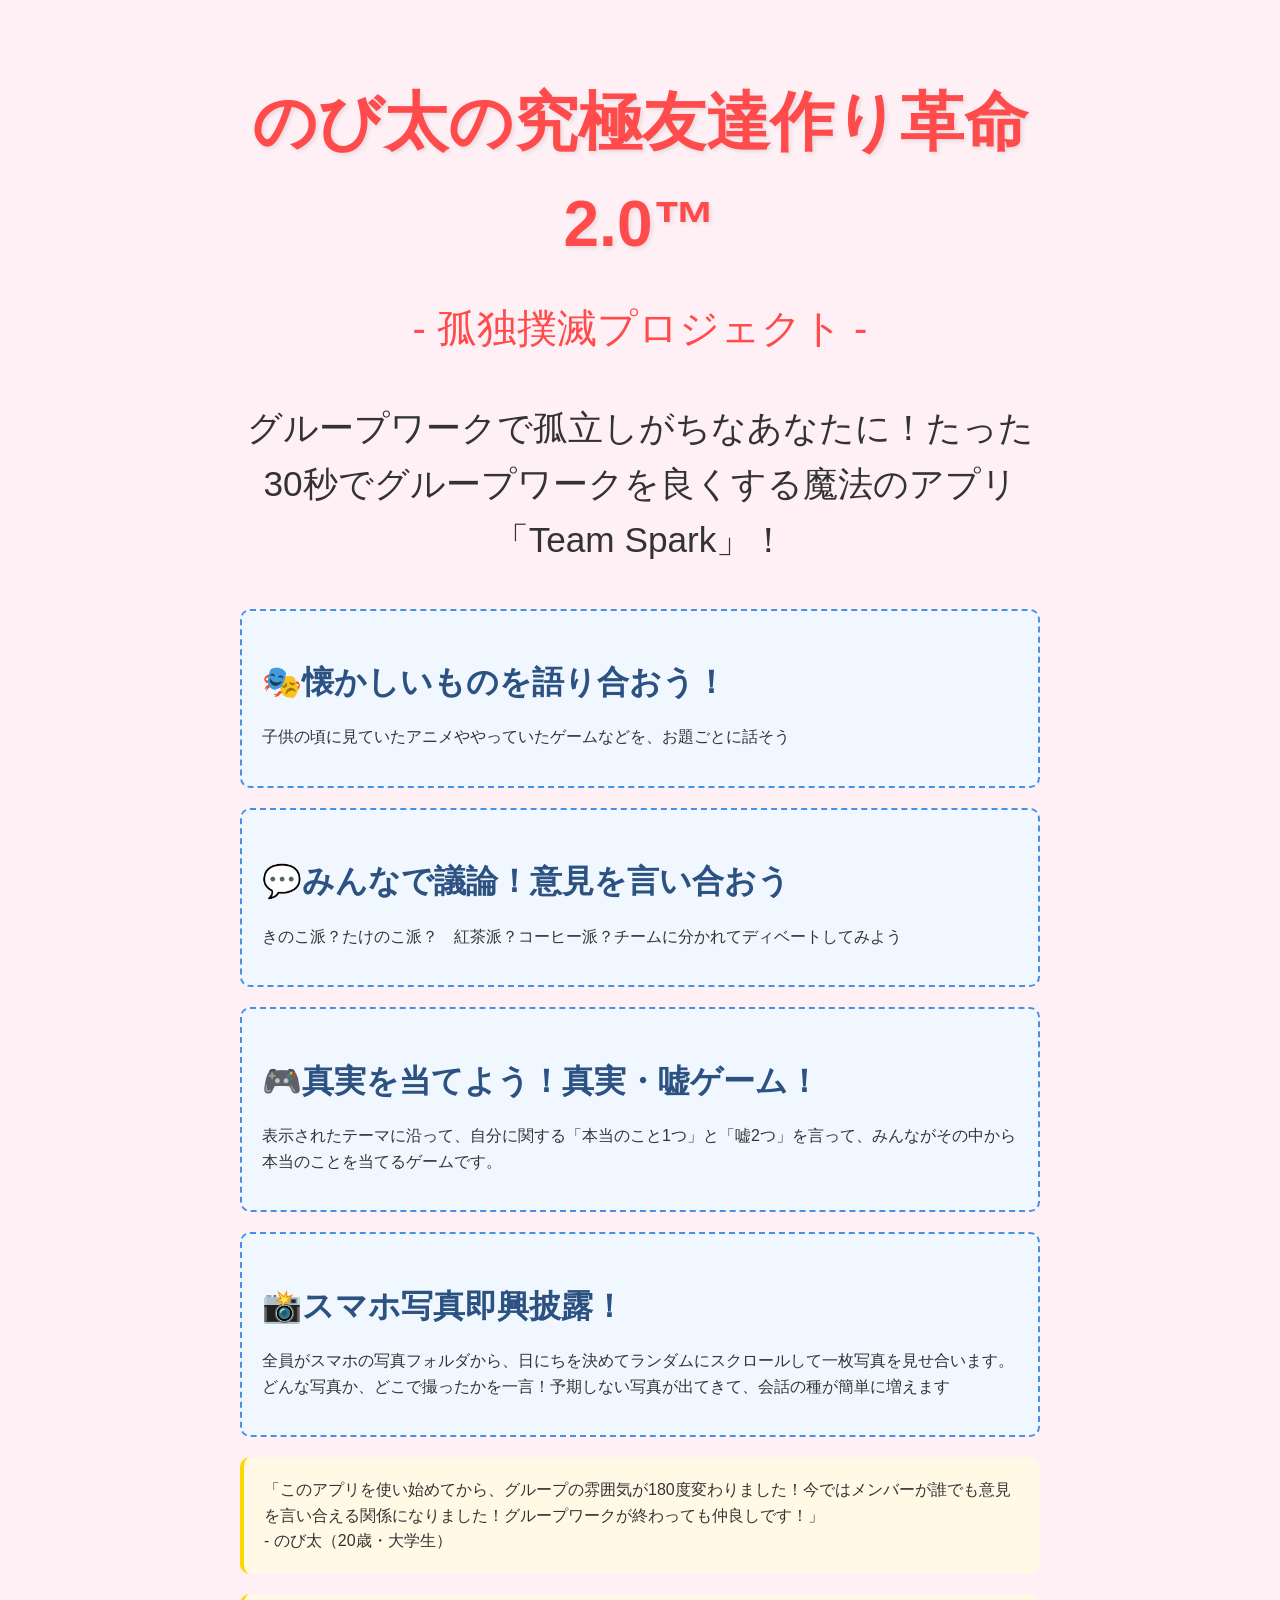
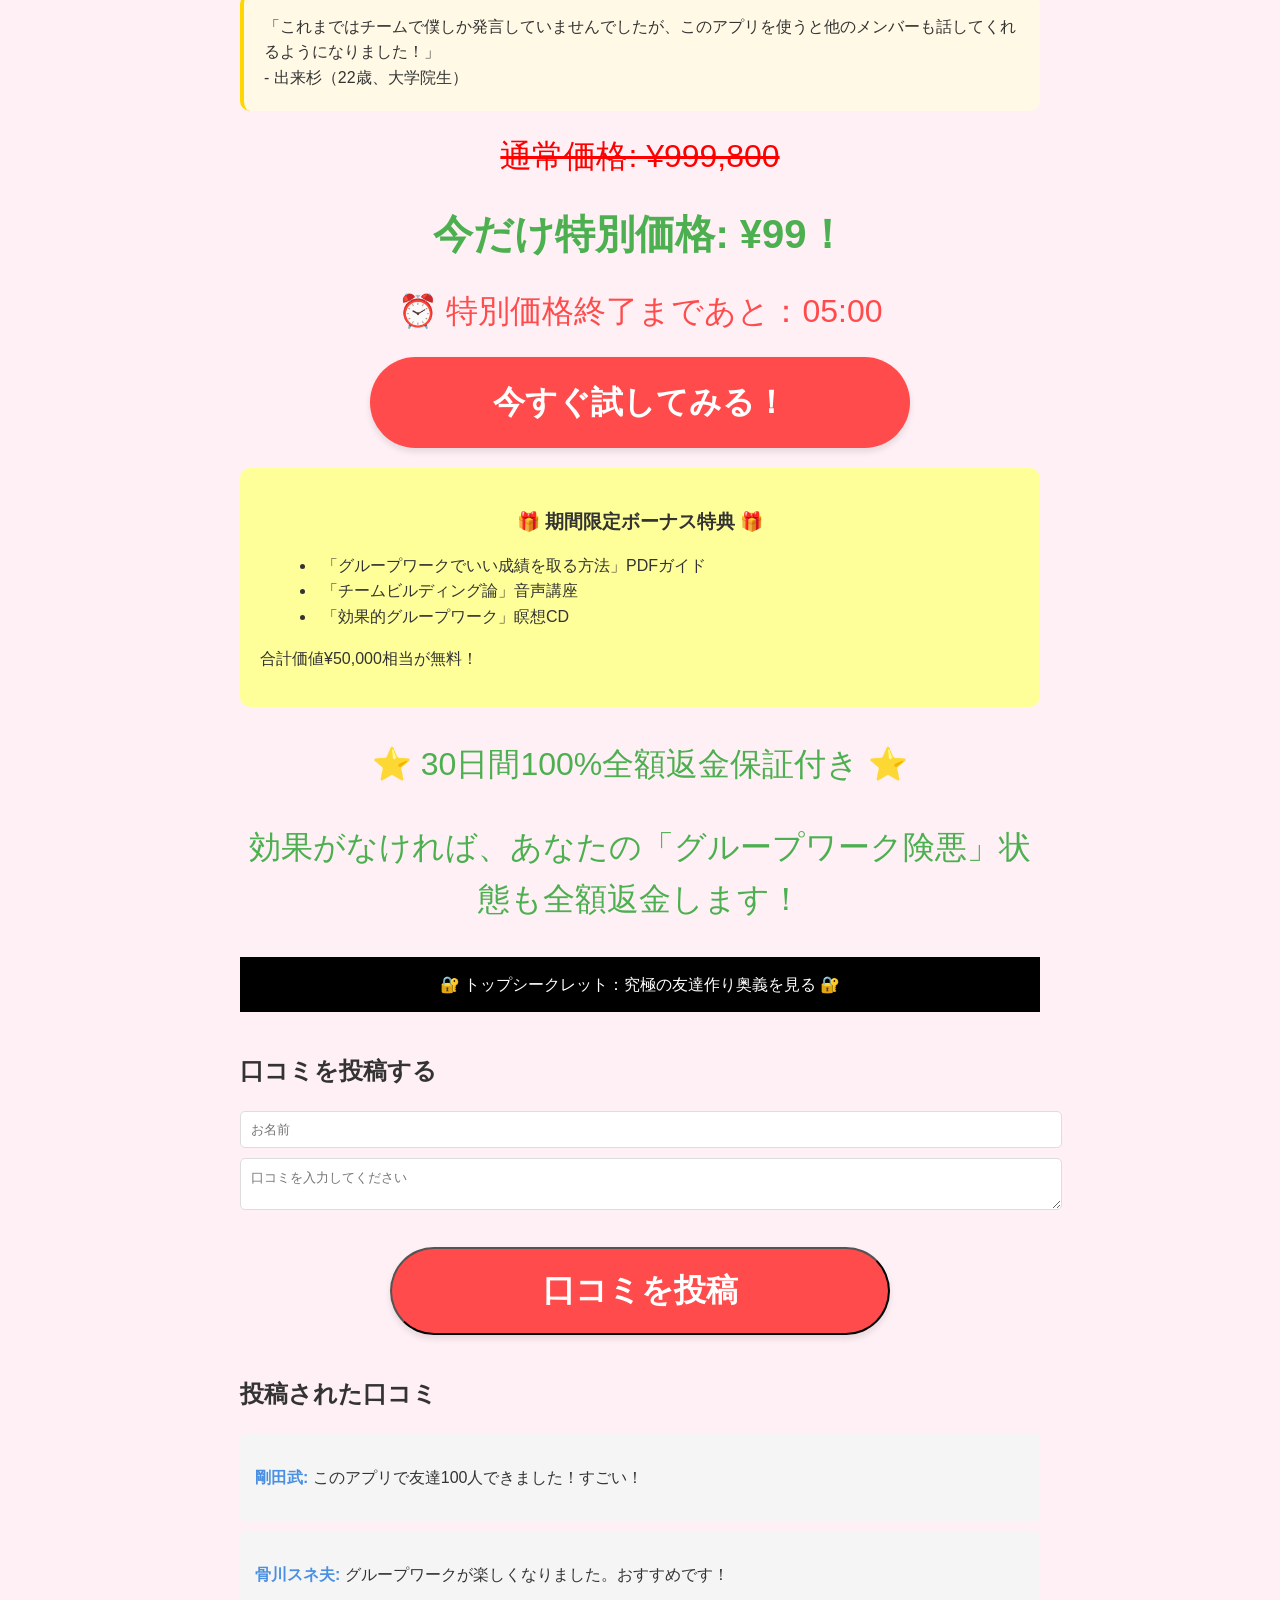
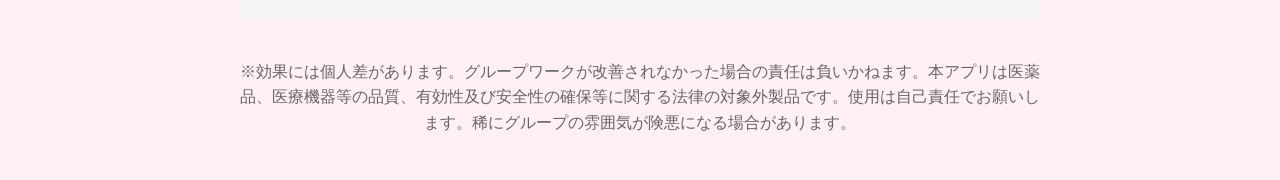
<file: index.html>
<!DOCTYPE html>
<html lang="ja">
<head>
    <meta charset="UTF-8">
    <meta name="viewport" content="width=device-width, initial-scale=1.0">
    <title>のび太の究極友達作り革命2.0™️ - 孤独撲滅プロジェクト</title>
    <link rel="stylesheet" href="doradora.css">
</head>
<body>
    <div class="container">
        <h1>のび太の究極友達作り革命2.0™️</h1>
        <div class="subtitle blink">- 孤独撲滅プロジェクト -</div>
        
        <p class="intro-text">
            グループワークで孤立しがちなあなたに！たった<span class="blink">30秒</span>でグループワークを良くする魔法のアプリ 「Team Spark」！
        </p>

        <div class="feature">
            <h2>🎭懐かしいものを語り合おう！</h2>
            <p>子供の頃に見ていたアニメややっていたゲームなどを、お題ごとに話そう</p>
        </div>

        <div class="feature">
            <h2>💬みんなで議論！意見を言い合おう</h2>
            <p>きのこ派？たけのこ派？　紅茶派？コーヒー派？チームに分かれてディベートしてみよう</p>
        </div>

        <div class="feature">
            <h2>🎮真実を当てよう！真実・嘘ゲーム！</h2>
            <p>表示されたテーマに沿って、自分に関する「本当のこと1つ」と「嘘2つ」を言って、みんながその中から本当のことを当てるゲームです。</p>
        </div>

        <div class="feature">
            <h2>📸スマホ写真即興披露！</h2>
            <p>全員がスマホの写真フォルダから、日にちを決めてランダムにスクロールして一枚写真を見せ合います。どんな写真か、どこで撮ったかを一言！予期しない写真が出てきて、会話の種が簡単に増えます</p>
        </div>

        <div class="testimonial">
            「このアプリを使い始めてから、グループの雰囲気が180度変わりました！今ではメンバーが誰でも意見を言い合える関係になりました！グループワークが終わっても仲良しです！」<br>
            - のび太（20歳・大学生）
        </div>

        <div class="testimonial">
            「これまではチームで僕しか発言していませんでしたが、このアプリを使うと他のメンバーも話してくれるようになりました！」<br>
            - 出来杉（22歳、大学院生）
        </div>

        <div class="price">通常価格: ¥999,800</div>
        <div class="special-price">今だけ特別価格: ¥99！</div>

    
        <div class="countdown">
            ⏰ 特別価格終了まであと：<span id="countdown">05:00</span>        
        </div>

        <a href="dorachan.html" class="cta-button">今すぐ試してみる！</a>

        <div class="bonus">
            <h3>🎁 期間限定ボーナス特典 🎁</h3>
            <ul>
                <li>「グループワークでいい成績を取る方法」PDFガイド</li>
                <li>「チームビルディング論」音声講座</li>
                <li>「効果的グループワーク」瞑想CD</li>
            </ul>
            <p>合計価値¥50,000相当が無料！</p>
        </div>

        <div class="guarantee">
            <p>⭐️ 30日間100%全額返金保証付き ⭐️</p>
            <p>効果がなければ、あなたの「グループワーク険悪」状態も全額返金します！</p>
        </div>

        <div class="secret-technique">
            🔐 トップシークレット：究極の友達作り奥義を見る 🔐
        </div>
        <div class="secret-technique-content">
            驚異の友達作り奥義：「笑顔で挨拶する」<br>
            この秘密の奥義を実践するだけで、友達が勝手に寄ってくるようになります！
        </div>

        <div class="review-section">
            <h2>口コミを投稿する</h2>
            <form class="review-form" id="reviewForm">
                <input type="text" name="name" placeholder="お名前" required>
                <textarea name="review" placeholder="口コミを入力してください" required></textarea>
                <button type="submit" class="cta-button">口コミを投稿</button>
            </form>
        </div>

        <div class="reviews-container">
            <h2>投稿された口コミ</h2>
            <div id="reviewsContainer">
                <div class="review">
                    <p><span class="review-name">剛田武:</span> このアプリで友達100人できました！すごい！</p>
                </div>
                <div class="review">
                    <p><span class="review-name">骨川スネ夫:</span> グループワークが楽しくなりました。おすすめです！</p>
                </div>
            </div>
        </div>

        <p class="disclaimer">
            ※効果には個人差があります。グループワークが改善されなかった場合の責任は負いかねます。本アプリは医薬品、医療機器等の品質、有効性及び安全性の確保等に関する法律の対象外製品です。使用は自己責任でお願いします。稀にグループの雰囲気が険悪になる場合があります。
        </p>
    </div>

    <script>
        // Countdown Timer
        function startTimer(duration, display) {
            var timer = duration, minutes, seconds;
            setInterval(function () {
                minutes = parseInt(timer / 60, 10);
                seconds = parseInt(timer % 60, 10);

                minutes = minutes < 10 ? "0" + minutes : minutes;
                seconds = seconds < 10 ? "0" + seconds : seconds;

                display.textContent = minutes + ":" + seconds;

                if (--timer < 0) {
                    timer = duration;
                }
            }, 1000);
        }

        window.onload = function () {
            var fiveMinutes = 60 * 5,
                display = document.querySelector('#countdown');
            startTimer(fiveMinutes, display);
        };

        // Review Submission
        document.getElementById('reviewForm').addEventListener('submit', function(e) {
            e.preventDefault();
            var name = this.elements['name'].value;
            var review = this.elements['review'].value;
            
            var newReview = document.createElement('div');
            newReview.className = 'review';
            newReview.innerHTML = '<p><span class="review-name">' + name + ':</span> ' + review + '</p>';
            
            var reviewsContainer = document.getElementById('reviewsContainer');
            reviewsContainer.insertBefore(newReview, reviewsContainer.firstChild);
            
            this.reset();

            // Remove the review after 20 seconds
            setTimeout(function() {
                newReview.remove();
            }, 10000);
        });
    </script>
</body>
</html>
</file>
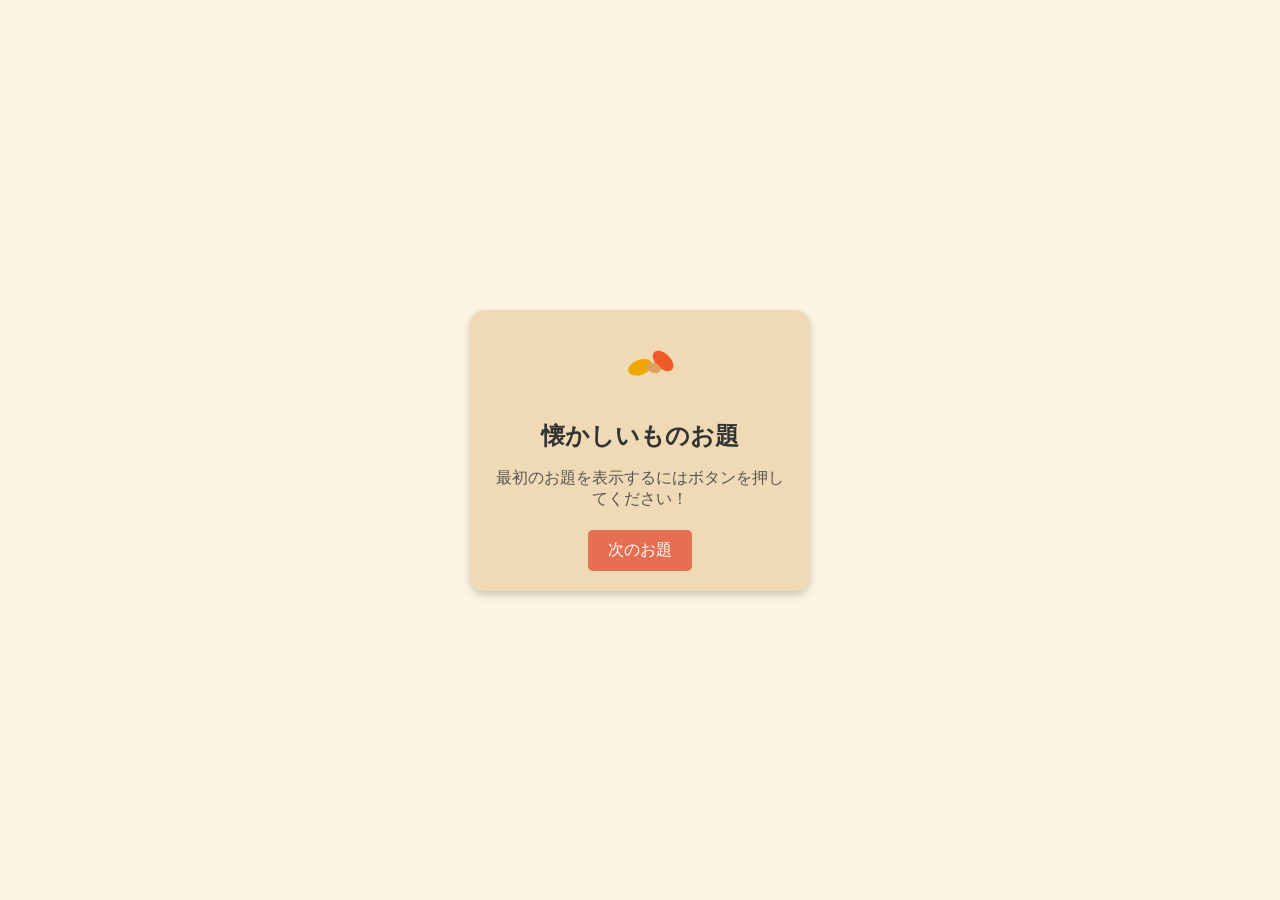
<file: 2-1.html>
<!DOCTYPE html>
<html lang="ja">
<head>
  <meta charset="UTF-8">
  <meta name="viewport" content="width=device-width, initial-scale=1.0">
  <title>懐かしいものお題ゲーム</title>
  <link rel="stylesheet" href="2-2.css">
</head>
<body>
  <div class="card">
    <div class="icon">
      <span class="leaf leaf-red"></span>
      <span class="leaf leaf-orange"></span>
      <span class="leaf leaf-small"></span>
    </div>
    <div class="content">
      <h1>懐かしいものお題</h1>
      <p id="topic">最初のお題を表示するにはボタンを押してください！</p>
      <button id="next-button">次のお題</button>
    </div>
  </div>
  <script src="2-3.js"></script>
</body>
</html>
</file>
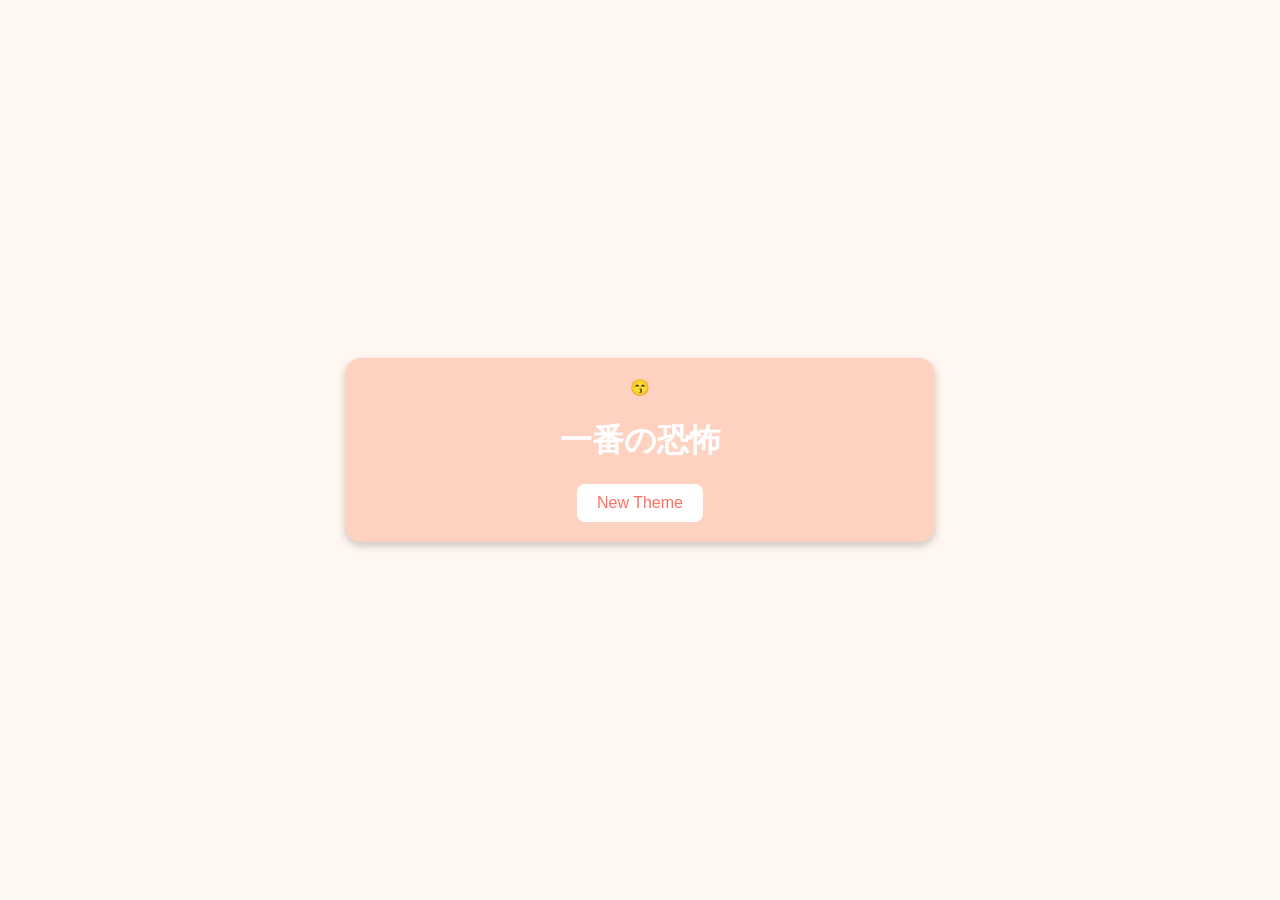
<file: 3-1.html>
<!DOCTYPE html>
<html lang="en">
<head>
  <meta charset="UTF-8">
  <meta name="viewport" content="width=device-width, initial-scale=1.0">
  <title>Truth or Lie Game</title>
  <link rel="stylesheet" href="3-2.css">

</head>
<body>
    <div class="container">
      <div class="card">
      <div class="icon">😙
      </div>
      <h1 id="theme">Your Theme Here</h1>
      <button id="new-theme">New Theme</button>
     </div>
    </div>
  <script src="3-3.js"></script>
</body>
</html>
</file>
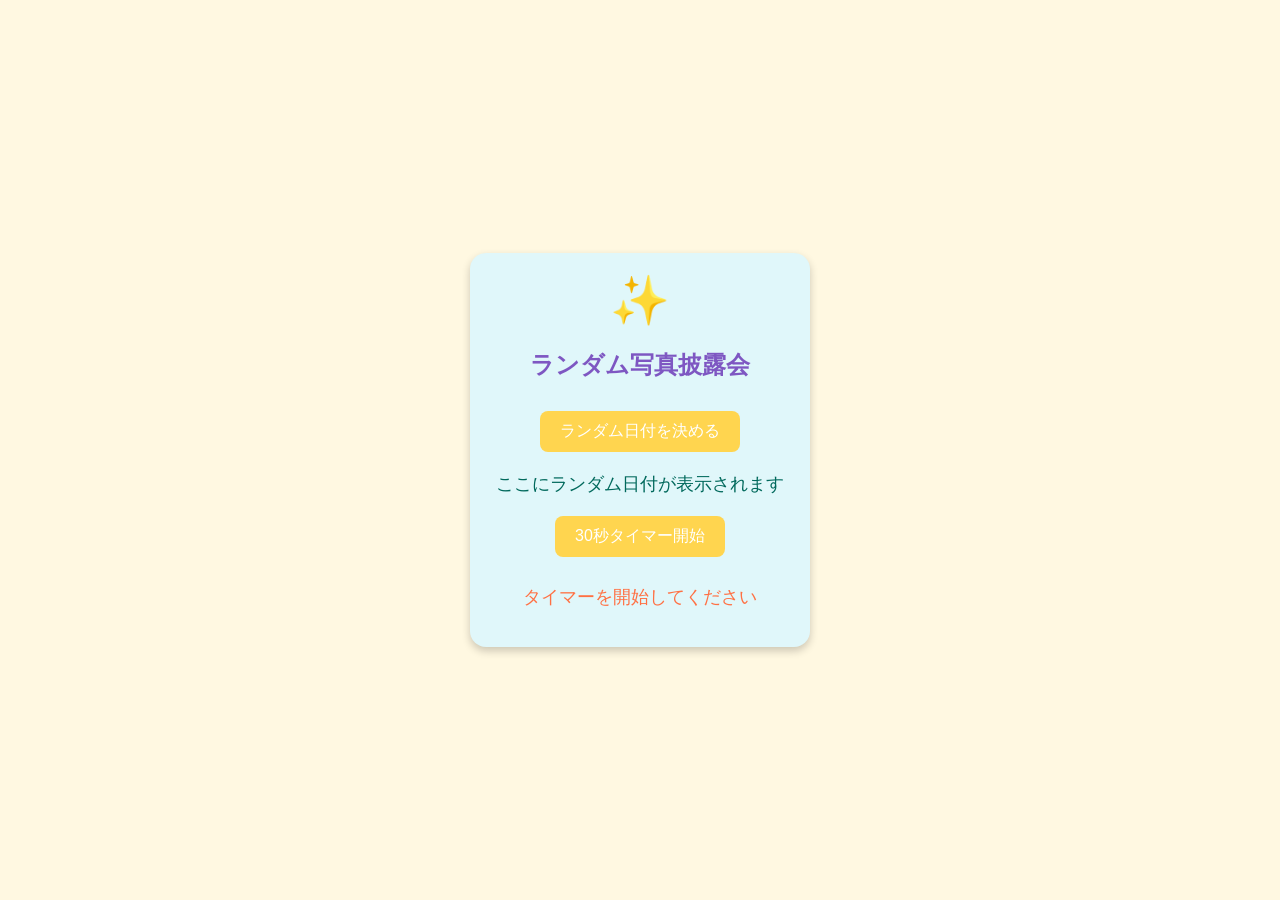
<file: 4-1.html>
<!DOCTYPE html>
<html lang="ja">
<head>
  <meta charset="UTF-8">
  <meta name="viewport" content="width=device-width, initial-scale=1.0">
  <title>スマホ写真ランダム披露会</title>
  <link rel="stylesheet" href="4-2.css">
</head>
<body>
  <div class="card">
    <div class="icon">
      ✨
    </div>
    <h2>ランダム写真披露会</h2>
    <button class="action-btn" id="generateDate">ランダム日付を決める</button>
    <p id="randomDate" class="highlight">ここにランダム日付が表示されます</p>
    <button class="action-btn" id="startTimer">30秒タイマー開始</button>
    <p id="timer">タイマーを開始してください</p>
  </div>
  <script src="4-3.js"></script>
</body>
</html>
</file>
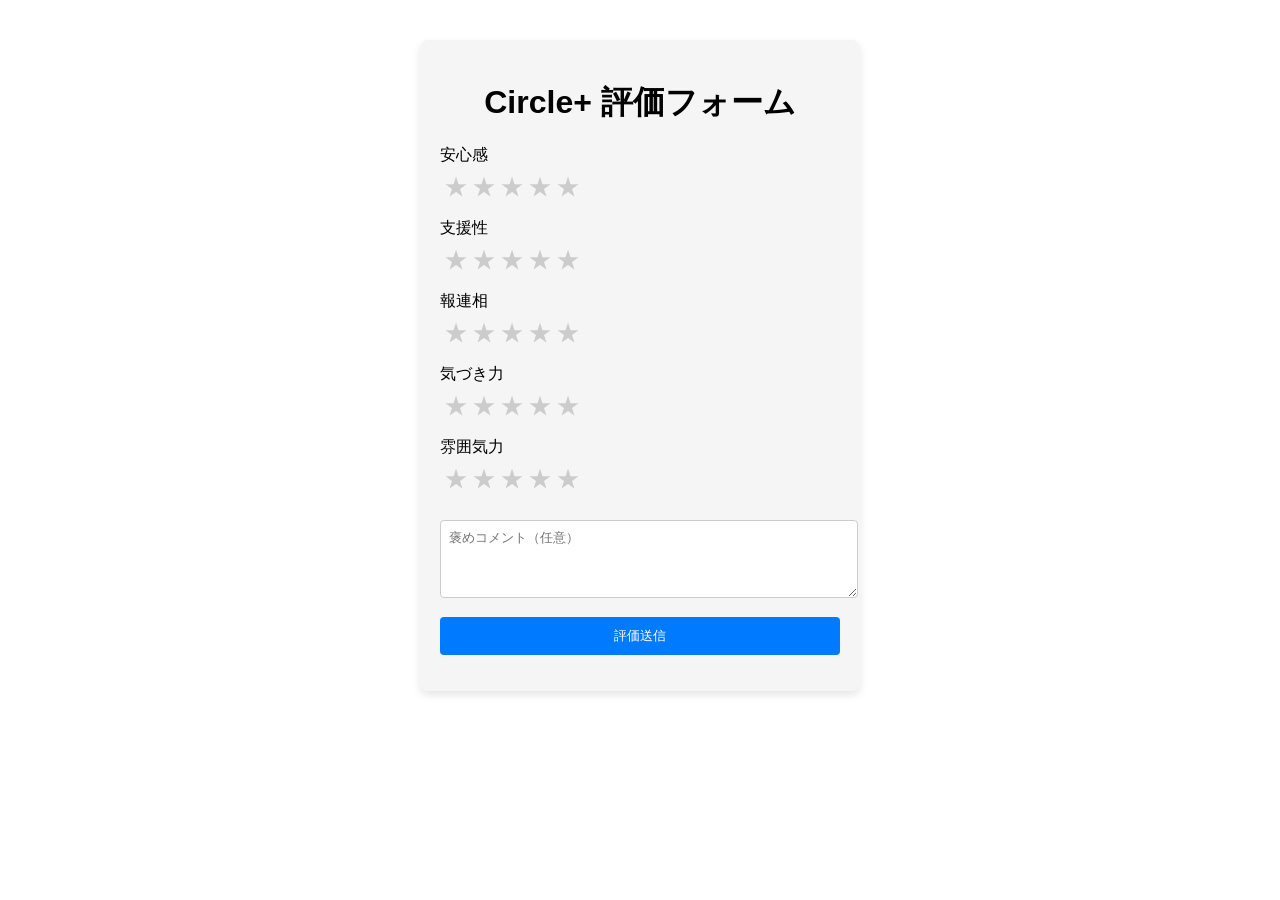
<file: circleplus.html>
<!DOCTYPE html>
<html lang="ja">
<head>
    <meta charset="UTF-8">
    <meta name="viewport" content="width=device-width, initial-scale=1.0">
    <title>Circle+ 評価フォーム</title>
    <link rel="stylesheet" href="circleplus.css">
</head>
<body>
    <div class="container">
        <h1>Circle+ 評価フォーム</h1>
        <form id="evaluationForm">
            <div class="item">
                <span class="label">安心感</span>
                <div class="stars" data-name="安心感"></div>
            </div>
            <div class="item">
                <span class="label">支援性</span>
                <div class="stars" data-name="支援性"></div>
            </div>
            <div class="item">
                <span class="label">報連相</span>
                <div class="stars" data-name="報連相"></div>
            </div>
            <div class="item">
                <span class="label">気づき力</span>
                <div class="stars" data-name="気づき力"></div>
            </div>
            <div class="item">
                <span class="label">雰囲気力</span>
                <div class="stars" data-name="雰囲気力"></div>
            </div>
            <textarea id="comment" placeholder="褒めコメント（任意）"></textarea>
            <button type="submit" class="submit">評価送信</button>
            <p id="message" class="message"></p>
        </form>
    </div>

    <script src="circleplus.js"></script>
</body>
</html>
</file>
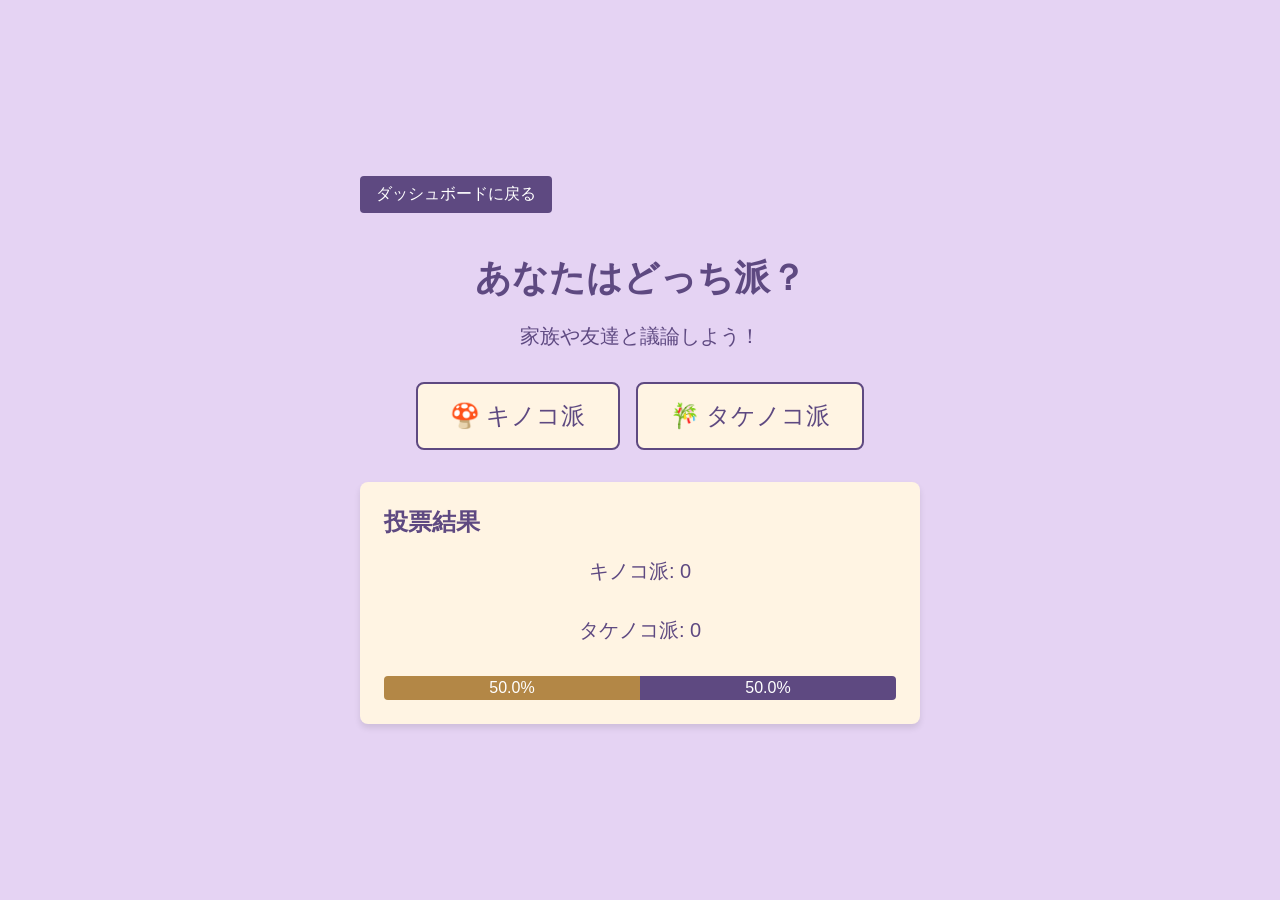
<file: KinokoTakenokoVote.html>
<!DOCTYPE html>
<html lang="ja">
<head>
    <meta charset="UTF-8">
    <meta name="viewport" content="width=device-width, initial-scale=1.0">
    <title>キノコ派 vs タケノコ派</title>
    <style>
        body {
            margin: 0;
            padding: 0;
            background-color: #E5D3F3;
            font-family: Arial, sans-serif;
            color: #5E4981;
            display: flex;
            flex-direction: column;
            align-items: center;
            justify-content: center;
            min-height: 100vh;
        }
        .container {
            max-width: 600px;
            width: 100%;
            padding: 20px;
            box-sizing: border-box;
        }
        h1 {
            font-size: 2.25rem;
            font-weight: bold;
            margin-bottom: 1rem;
            text-align: center;
        }
        p {
            font-size: 1.25rem;
            margin-bottom: 2rem;
            text-align: center;
        }
        .button-container {
            display: flex;
            justify-content: center;
            gap: 1rem;
            margin-bottom: 2rem;
        }
        .vote-button {
            font-size: 1.5rem;
            padding: 1rem 2rem;
            background-color: #FFF4E3;
            color: #5E4981;
            border: 2px solid #5E4981;
            border-radius: 0.5rem;
            cursor: pointer;
            transition: background-color 0.3s, color 0.3s;
        }
        .vote-button:hover {
            background-color: #D6E8FA;
            color: black;
        }
        .card {
            background-color: #FFF4E3;
            border-radius: 0.5rem;
            padding: 1.5rem;
            box-shadow: 0 4px 6px rgba(0, 0, 0, 0.1);
        }
        .card-title {
            font-size: 1.5rem;
            font-weight: bold;
            margin-bottom: 1rem;
        }
        .result-bar {
            width: 100%;
            height: 1.5rem;
            background-color: #FFF4E3;
            border-radius: 0.25rem;
            overflow: hidden;
            margin-top: 1rem;
        }
        .bar {
            height: 100%;
            color: white;
            text-align: center;
            line-height: 1.5rem;
        }
        .kinoko-bar {
            background-color: #B38746;
            float: left;
        }
        .takenoko-bar {
            background-color: #5E4981;
            float: right;
        }
        .back-button {
            display: inline-block;
            padding: 0.5rem 1rem;
            background-color: #5E4981;
            color: white;
            text-decoration: none;
            border-radius: 0.25rem;
            margin-bottom: 1rem;
            transition: background-color 0.3s;
        }
        .back-button:hover {
            background-color: #B38746;
        }
    </style>
</head>
<body>
    <div class="container">
        <a href="/" class="back-button">ダッシュボードに戻る</a>
        <h1>あなたはどっち派？</h1>
        <p>家族や友達と議論しよう！</p>
        <div class="button-container">
            <button class="vote-button" onclick="vote('kinoko')">🍄 キノコ派</button>
            <button class="vote-button" onclick="vote('takenoko')">🎋 タケノコ派</button>
        </div>
        <div class="card">
            <div class="card-title">投票結果</div>
            <p>キノコ派: <span id="kinoko-count">0</span></p>
            <p>タケノコ派: <span id="takenoko-count">0</span></p>
            <div class="result-bar">
                <div id="kinoko-bar" class="bar kinoko-bar" style="width: 50%;">50.0%</div>
                <div id="takenoko-bar" class="bar takenoko-bar" style="width: 50%;">50.0%</div>
            </div>
        </div>
    </div>

    <script>
        let votes = { kinoko: 0, takenoko: 0 };

        function loadVotes() {
            const storedKinokoVotes = parseInt(localStorage.getItem('kinokoVotes') || '0');
            const storedTakenokoVotes = parseInt(localStorage.getItem('takenokoVotes') || '0');
            votes = { kinoko: storedKinokoVotes, takenoko: storedTakenokoVotes };
            updateDisplay();
        }

        function vote(type) {
            votes[type]++;
            localStorage.setItem('kinokoVotes', votes.kinoko.toString());
            localStorage.setItem('takenokoVotes', votes.takenoko.toString());
            updateDisplay();
        }

        function updateDisplay() {
            document.getElementById('kinoko-count').textContent = votes.kinoko;
            document.getElementById('takenoko-count').textContent = votes.takenoko;

            const total = votes.kinoko + votes.takenoko;
            const kinokoPercentage = total ? (votes.kinoko / total * 100).toFixed(1) : '50.0';
            const takenokoPercentage = total ? (votes.takenoko / total * 100).toFixed(1) : '50.0';

            const kinokoBar = document.getElementById('kinoko-bar');
            const takenokoBar = document.getElementById('takenoko-bar');

            kinokoBar.style.width = `${kinokoPercentage}%`;
            kinokoBar.textContent = `${kinokoPercentage}%`;

            takenokoBar.style.width = `${takenokoPercentage}%`;
            takenokoBar.textContent = `${takenokoPercentage}%`;
        }

        window.onload = loadVotes;
    </script>
</body>
</html>
</file>
<file: doradora.css>
<style>
        * {
            margin: 0;
            padding: 0;
            box-sizing: border-box;
        }

        body {
            font-family: -apple-system, BlinkMacSystemFont, "Segoe UI", Roboto, "Helvetica Neue", Arial, sans-serif;
            line-height: 1.6;
            color: #333;
            background-color: #FFF0F5;
        }

        .container {
            max-width: 800px;
            margin: 0 auto;
            padding: 20px;
        }

        h1 {
            font-size: 4.0em;
            text-align: center;
            color: #ff4b4b;
            margin-bottom: 20px;
            text-shadow: 2px 2px 4px rgba(0, 0, 0, 0.1);
        }

        .subtitle {
            font-size: 2.5em;
            text-align: center;
            color: #ff4b4b;
            margin-bottom: 40px;
        }

        @keyframes blink {
            0% { opacity: 1; }
            50% { opacity: 0.5; }
            100% { opacity: 1; }
        }

        .blink {
            animation: blink 2s infinite;
        }

        .intro-text {
            text-align: center;
            font-size: 2.2em;
            margin-bottom: 40px;
        }

        .feature {
            border: 2px dashed #4a90e2;
            border-radius: 10px;
            padding: 20px;
            margin-bottom: 20px;
            background-color: #f0f7ff;
        }

        .feature h2 {
            color: #2c5282;
            margin-bottom: 10px;
            font-size: 2.0em;
        }

        .testimonial {
            background-color: #fff9e6;
            padding: 20px;
            margin: 20px 0;
            border-radius: 10px;
            border-left: 4px solid #ffd700;
        }

        .price {
            text-align: center;
            font-size: 2em;
            color: #ff0000;
            text-decoration: line-through;
            margin: 20px 0;
        }

        .special-price {
            text-align: center;
            font-size: 2.5em;
            color: #4caf50;
            font-weight: bold;
            margin: 20px 0;
        }

        .countdown {
            text-align: center;
            font-size: 2.0em;
            margin: 20px 0;
            color: #ff4b4b;
        }

        .cta-button {
            display: block;
            width: 100%;
            max-width: 500px;
            margin: 20px auto;
            padding: 20px;
            background-color: #ff4b4b;
            color: white;
            text-align: center;
            text-decoration: none;
            border-radius: 50px;
            font-size: 2.0em;
            font-weight: bold;
            box-shadow: 0 4px 6px rgba(0, 0, 0, 0.1);
            transition: transform 0.2s;
        }

        .cta-button:hover {
            transform: translateY(-2px);
            background-color: #ff3333;
        }

        .bonus {
            background-color: #ffff99;
            padding: 20px;
            margin: 20px 0;
            border-radius: 10px;
        }

        .bonus h3 {
            text-align: center;
            margin-bottom: 15px;
        }

        .bonus ul {
            list-style-position: inside;
            margin-bottom: 15px;
        }

        .guarantee {
            text-align: center;
            margin: 30px 0;
            font-size: 2.0em;
            color: #4caf50;
        }

        .secret-technique {
            background-color: #000;
            color: #fff;
            padding: 15px;
            text-align: center;
            cursor: pointer;
            margin: 20px 0;
        }

        .secret-technique-content {
            background-color: #f5f5f5;
            padding: 20px;
            margin-top: 10px;
            border-radius: 10px;
            display: none;
        }

        .secret-technique:hover + .secret-technique-content {
            display: block;
        }

        .review-section {
            margin: 40px 0;
        }

        .review-form input,
        .review-form textarea {
            width: 100%;
            padding: 10px;
            margin-bottom: 10px;
            border: 1px solid #ddd;
            border-radius: 5px;
        }

        .review {
            background-color: #f5f5f5;
            padding: 15px;
            margin: 10px 0;
            border-radius: 5px;
        }

        .review-name {
            font-weight: bold;
            color: #4a90e2;
        }

        .disclaimer {
            font-size: 1.0em;
            color: #666;
            margin-top: 40px;
            text-align: center;
        }

        @media (max-width: 768px) {
            .container {
                padding: 10px;
            }

            h1 {
                font-size: 2em;
            }

            .special-price {
                font-size: 2em;
            }
        }
  </style>
</file>
<file: 2-2.css>
/* 全体の背景 */
body {
    font-family: Arial, sans-serif;
    background-color: #fdf4e3;
    margin: 0;
    display: flex;
    justify-content: center;
    align-items: center;
    height: 100vh;
  }
  
  /* カードのスタイル */
  .card {
    background-color: #f0d9b5;
    width: 300px;
    padding: 20px;
    border-radius: 15px;
    box-shadow: 0 4px 8px rgba(0, 0, 0, 0.2);
    text-align: center;
  }
  
  /* アイコンのスタイル */
  .icon {
    margin: 20px auto;
    position: relative;
    height: 50px;
    width: 50px;
  }
  
  .leaf {
    position: absolute;
    background-color: #f05a28;
    border-radius: 50%;
    width: 25px;
    height: 15px;
    transform-origin: center;
  }
  
  .leaf-red {
    background-color: #f05a28;
    transform: rotate(45deg) translate(10px, -5px);
  }
  
  .leaf-orange {
    background-color: #f0a500;
    transform: rotate(-20deg) translate(-15px, 5px);
  }
  
  .leaf-small {
    background-color: #dda15e;
    width: 15px;
    height: 10px;
    transform: rotate(20deg) translate(10px, 10px);
  }
  
  /* テキスト部分 */
  .content h1 {
    font-size: 1.5em;
    color: #333;
    margin-bottom: 10px;
  }
  
  .content p {
    font-size: 1em;
    color: #555;
    margin-bottom: 20px;
  }
  
  /* ボタン */
  button {
    background-color: #e76f51;
    color: white;
    border: none;
    padding: 10px 20px;
    font-size: 1em;
    border-radius: 5px;
    cursor: pointer;
    transition: background-color 0.3s ease;
  }
  
  button:hover {
    background-color: #d95d39;
  }
</file>
<file: 3-2.css>
/* ベース設定 */
body {
  font-family: 'Arial', sans-serif;
  background-color: #FFF7F0;
  display: flex;
  justify-content: center;
  align-items: center;
  height: 100vh;
  margin: 0;
}

/* コンテナ */
.container {
  display: flex;
  justify-content: center;
  align-items: center;
}

/* カードデザイン */
.card {
  background-color: #FFD1C1;
  border-radius: 16px;
  box-shadow: 0 4px 8px rgba(0, 0, 0, 0.2);
  padding: 20px;
  text-align: center;
  width: 550px;
}

.card .icon img {
  width: 60px;
  height: 60px;
  margin-bottom: 20px;
}

.card h1 {
  font-size: 2.0rem;
  color: #fff;
  margin: bottom 30px;px:
}

/* ボタンデザイン */
button {
  background-color: #FFFFFF;
  color: #FF6F61;
  border: none;
  border-radius: 8px;
  padding: 10px 20px;
  font-size: 1rem;
  cursor: pointer;
}

button:hover {
  background-color: #FFE8E3;
}
</file>
<file: 4-2.css>
body {
  font-family: 'Arial', sans-serif;
  margin: 0;
  padding: 0;
  display: flex;
  justify-content: center;
  align-items: center;
  height: 100vh;
  background-color: #fff8e1; /* 背景をクリーム色に設定 */
}

.card {
  background-color: #e0f7fa; /* カードの背景色を水色に設定 */
  border-radius: 16px;
  padding: 20px;
  text-align: center;
  box-shadow: 0 4px 8px rgba(0, 0, 0, 0.2);
  width: 300px;
}

.icon {
  font-size: 48px;
  color: #ffc107; /* アイコンの色をゴールドに設定 */
}

h2 {
  font-size: 24px;
  color: #7e57c2; /* テキストカラーを薄い紫に設定 */
}

.highlight {
  font-size: 18px;
  color: #00695c; /* ランダム日付の表示を深緑色で */
  margin: 10px 0;
}

.action-btn {
  background-color: #ffd54f; /* ボタンの背景色を明るい黄色に設定 */
  border: none;
  border-radius: 8px;
  padding: 10px 20px;
  font-size: 16px;
  color: #ffffff;
  cursor: pointer;
  margin: 10px 0;
  transition: background-color 0.3s;
}

.action-btn:hover {
  background-color: #ffb300; /* ホバー時に濃い黄色に変更 */
}

#timer {
  font-size: 18px;
  color: #ff7043; /* タイマー文字色をオレンジに設定 */
}
</file>
<file: circleplus.css>
body {
    font-family: Arial, sans-serif;
    background-color: #ffffff;
    margin: 0;
    padding: 0;
}

.container {
    max-width: 400px;
    margin: 40px auto;
    padding: 20px;
    background-color: #f5f5f5;
    border-radius: 8px;
    box-shadow: 0 4px 8px rgba(0,0,0,0.1);
}

h1 {
    text-align: center;
    margin-bottom: 20px;
}

.item {
    margin-bottom: 15px;
}

.label {
    display: block;
    margin-bottom: 5px;
}

.stars {
    unicode-bidi: bidi-override;
    direction: rtl;
    display: inline-flex;
}

.stars > span {
    font-size: 24px;
    cursor: pointer;
    color: #ccc;
    padding-left: 4px;
}

.stars > span.selected {
    color: #f2b600;
}

textarea {
    width: 100%;
    height: 60px;
    margin-top: 10px;
    padding: 8px;
    border-radius: 4px;
    border: 1px solid #ccc;
    resize: vertical;
}

button.submit {
    width: 100%;
    padding: 10px;
    margin-top: 15px;
    background-color: #007bff;
    color: #fff;
    border: none;
    border-radius: 4px;
    cursor: pointer;
}

.message {
    text-align: center;
    margin-top: 10px;
}
</file>
